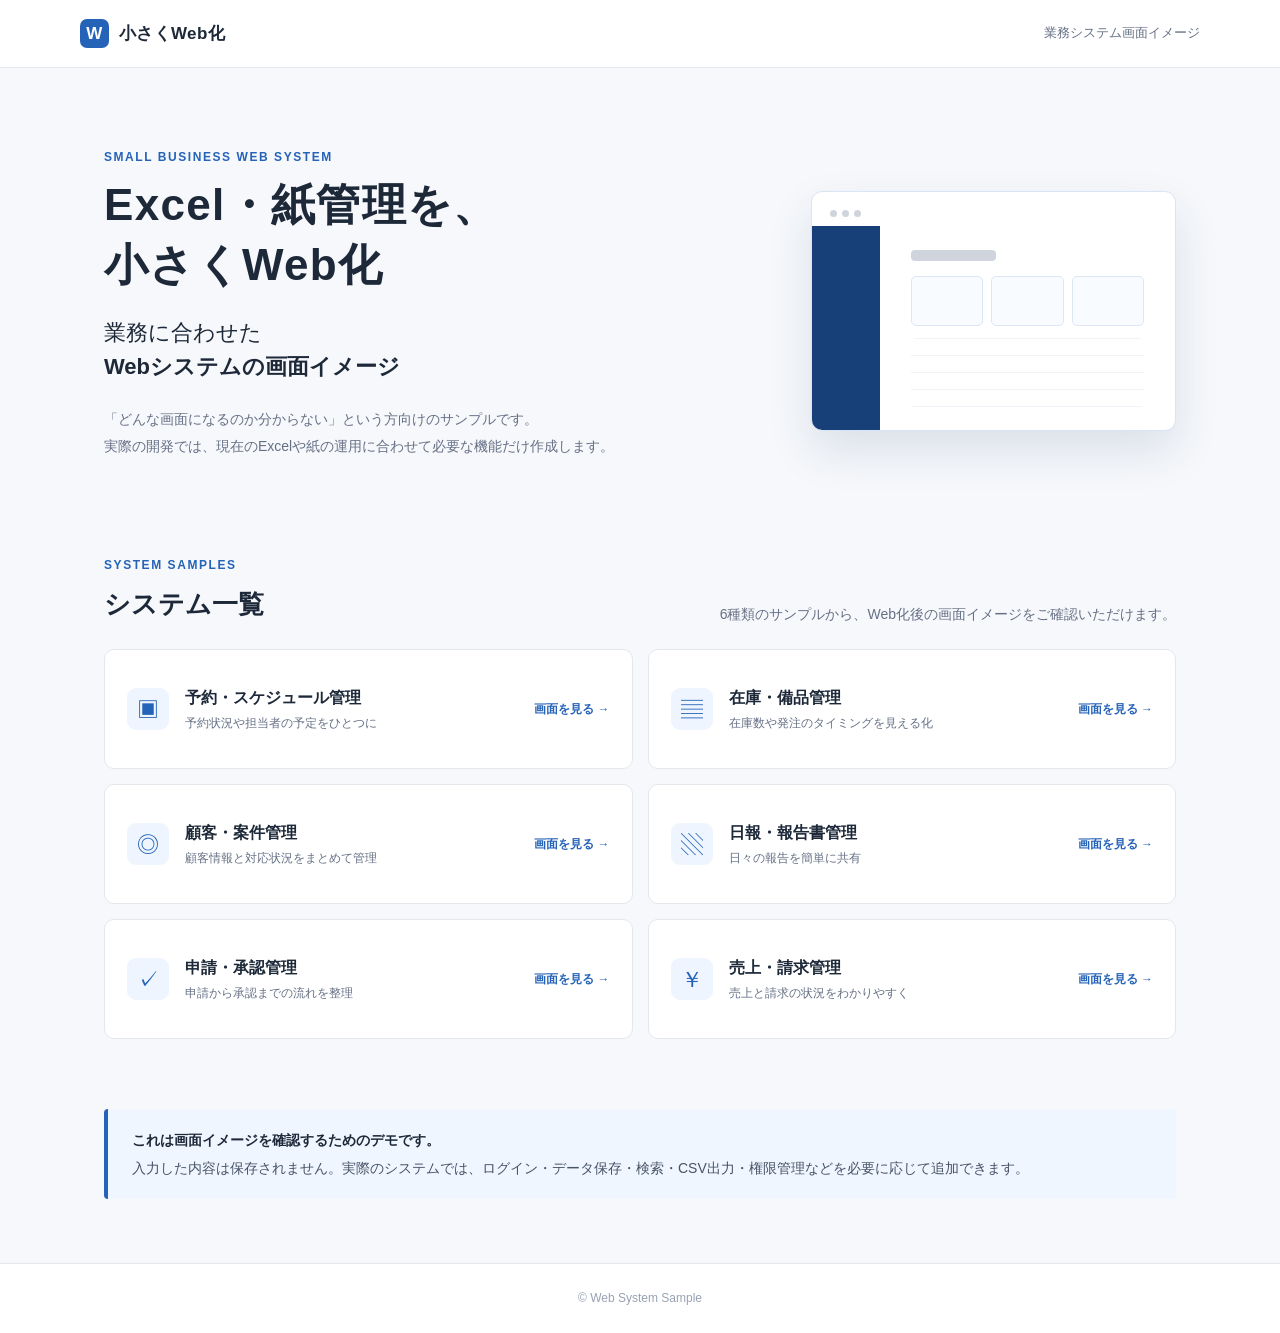
<file: index.html>
<!doctype html>
<html lang="ja">
<head>
  <meta charset="utf-8">
  <meta name="viewport" content="width=device-width, initial-scale=1">
  <meta name="description" content="Excelや紙で管理している業務をWebシステム化した際の画面イメージです。">
  <title>小さくWeb化 | 業務システム画面イメージ</title>
  <link rel="stylesheet" href="assets/css/style.css">
</head>
<body class="landing-page">
  <header class="site-header">
    <a class="brand" href="index.html"><span class="brand-mark">W</span>小さくWeb化</a>
    <span class="header-note">業務システム画面イメージ</span>
  </header>

  <main>
    <section class="hero">
      <div class="hero-copy">
        <p class="eyebrow">SMALL BUSINESS WEB SYSTEM</p>
        <h1>Excel・紙管理を、<br>小さくWeb化</h1>
        <p class="hero-lead">業務に合わせた<br><strong>Webシステムの画面イメージ</strong></p>
        <p class="description">「どんな画面になるのか分からない」という方向けのサンプルです。<br>実際の開発では、現在のExcelや紙の運用に合わせて必要な機能だけ作成します。</p>
      </div>
      <div class="hero-panel" aria-hidden="true">
        <div class="mini-window"><span></span><span></span><span></span></div>
        <div class="mini-sidebar"></div>
        <div class="mini-content"><div class="mini-title"></div><div class="mini-cards"><i></i><i></i><i></i></div><div class="mini-lines"></div></div>
      </div>
    </section>

    <section class="sample-section" aria-labelledby="samples-title">
      <div class="section-heading"><div><p class="eyebrow">SYSTEM SAMPLES</p><h2 id="samples-title">システム一覧</h2></div><p>6種類のサンプルから、Web化後の画面イメージをご確認いただけます。</p></div>
      <div class="sample-grid">
        <a class="sample-card available" href="mocks/reservation.html"><span class="card-icon">▣</span><span><strong>予約・スケジュール管理</strong><small>予約状況や担当者の予定をひとつに</small></span><b>画面を見る →</b></a>
        <a class="sample-card available" href="mocks/inventory.html"><span class="card-icon">▤</span><span><strong>在庫・備品管理</strong><small>在庫数や発注のタイミングを見える化</small></span><b>画面を見る →</b></a>
        <a class="sample-card available" href="mocks/customer.html"><span class="card-icon">◎</span><span><strong>顧客・案件管理</strong><small>顧客情報と対応状況をまとめて管理</small></span><b>画面を見る →</b></a>
        <a class="sample-card available" href="mocks/report.html"><span class="card-icon">▧</span><span><strong>日報・報告書管理</strong><small>日々の報告を簡単に共有</small></span><b>画面を見る →</b></a>
        <a class="sample-card available" href="mocks/approval.html"><span class="card-icon">✓</span><span><strong>申請・承認管理</strong><small>申請から承認までの流れを整理</small></span><b>画面を見る →</b></a>
        <a class="sample-card available" href="mocks/billing.html"><span class="card-icon">￥</span><span><strong>売上・請求管理</strong><small>売上と請求の状況をわかりやすく</small></span><b>画面を見る →</b></a>
      </div>
    </section>

    <section class="notice-box"><strong>これは画面イメージを確認するためのデモです。</strong><p>入力した内容は保存されません。実際のシステムでは、ログイン・データ保存・検索・CSV出力・権限管理などを必要に応じて追加できます。</p></section>
  </main>
  <footer class="site-footer">© Web System Sample</footer>
</body>
</html>
</file>
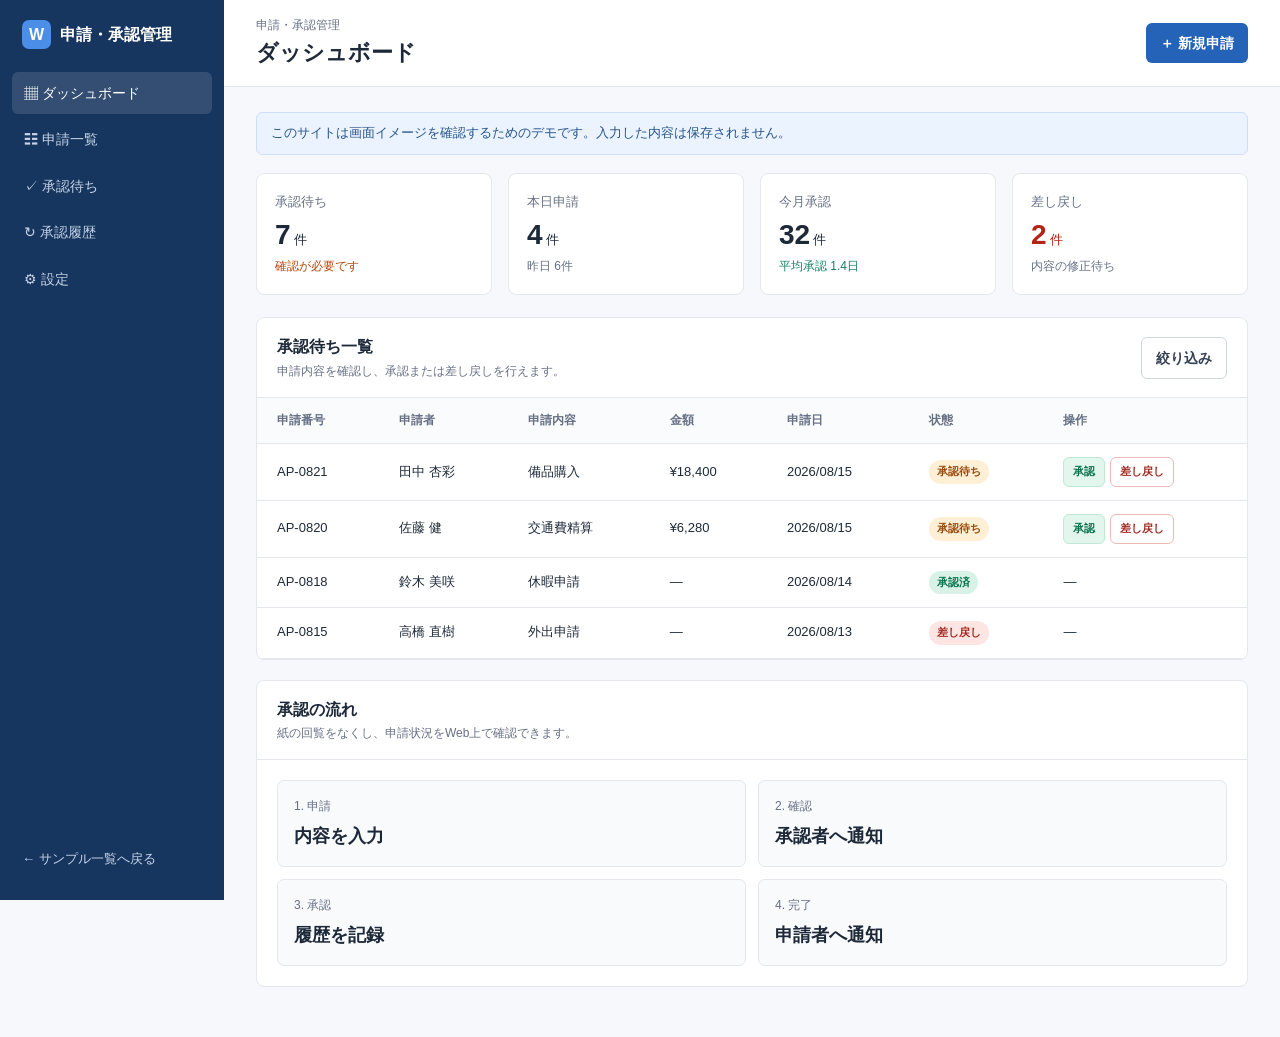
<file: mocks/approval.html>
<!doctype html>
<html lang="ja">
<head><meta charset="utf-8"><meta name="viewport" content="width=device-width, initial-scale=1"><title>申請・承認管理 | デモ</title><link rel="stylesheet" href="../assets/css/style.css"></head>
<body class="app-body">
  <aside class="app-sidebar"><a class="app-logo" href="../index.html"><span>W</span>申請・承認管理</a><nav><a class="active" href="#dashboard">▦ ダッシュボード</a><a href="#applications">☷ 申請一覧</a><a href="#applications">✓ 承認待ち</a><a href="#" data-demo-message>↻ 承認履歴</a><a href="#" data-demo-message>⚙ 設定</a></nav><a class="back-link" href="../index.html">← サンプル一覧へ戻る</a></aside>
  <div class="app-main"><header class="app-header"><div><p class="breadcrumb">申請・承認管理</p><h1>ダッシュボード</h1></div><button class="button primary" data-modal-open="approval-modal">＋ 新規申請</button></header>
    <main class="app-content" id="dashboard"><div class="demo-banner">このサイトは画面イメージを確認するためのデモです。入力した内容は保存されません。</div>
      <section class="metric-grid"><article class="metric-card"><span>承認待ち</span><strong>7<small>件</small></strong><p class="warning-text">確認が必要です</p></article><article class="metric-card"><span>本日申請</span><strong>4<small>件</small></strong><p>昨日 6件</p></article><article class="metric-card"><span>今月承認</span><strong>32<small>件</small></strong><p class="positive">平均承認 1.4日</p></article><article class="metric-card"><span>差し戻し</span><strong class="danger-text">2<small>件</small></strong><p>内容の修正待ち</p></article></section>
      <section class="content-card" id="applications"><div class="card-heading"><div><h2>承認待ち一覧</h2><p>申請内容を確認し、承認または差し戻しを行えます。</p></div><button class="button subtle" data-demo-message="申請の検索・絞り込みはデモでは省略しています。">絞り込み</button></div><div class="table-wrap"><table><thead><tr><th>申請番号</th><th>申請者</th><th>申請内容</th><th>金額</th><th>申請日</th><th>状態</th><th>操作</th></tr></thead><tbody><tr><td>AP-0821</td><td>田中 杏彩</td><td>備品購入</td><td>¥18,400</td><td>2026/08/15</td><td><span class="status warning">承認待ち</span></td><td class="actions"><button class="button small success" data-demo-message="デモのため、承認状態は変更されません。">承認</button><button class="button small danger" data-demo-message="デモのため、申請は差し戻されません。">差し戻し</button></td></tr><tr><td>AP-0820</td><td>佐藤 健</td><td>交通費精算</td><td>¥6,280</td><td>2026/08/15</td><td><span class="status warning">承認待ち</span></td><td class="actions"><button class="button small success" data-demo-message="デモのため、承認状態は変更されません。">承認</button><button class="button small danger" data-demo-message="デモのため、申請は差し戻されません。">差し戻し</button></td></tr><tr><td>AP-0818</td><td>鈴木 美咲</td><td>休暇申請</td><td>—</td><td>2026/08/14</td><td><span class="status success">承認済</span></td><td>—</td></tr><tr><td>AP-0815</td><td>高橋 直樹</td><td>外出申請</td><td>—</td><td>2026/08/13</td><td><span class="status danger">差し戻し</span></td><td>—</td></tr></tbody></table></div></section>
      <section class="content-card"><div class="card-heading"><div><h2>承認の流れ</h2><p>紙の回覧をなくし、申請状況をWeb上で確認できます。</p></div></div><div class="summary-list"><div class="summary-item"><span>1. 申請</span><strong>内容を入力</strong></div><div class="summary-item"><span>2. 確認</span><strong>承認者へ通知</strong></div><div class="summary-item"><span>3. 承認</span><strong>履歴を記録</strong></div><div class="summary-item"><span>4. 完了</span><strong>申請者へ通知</strong></div></div></section>
    </main>
  </div>
  <div class="modal" id="approval-modal" aria-hidden="true"><div class="modal-dialog" role="dialog" aria-modal="true" aria-labelledby="approval-title"><button class="modal-close" data-modal-close aria-label="閉じる">×</button><h2 id="approval-title">新規申請</h2><form data-demo-form><label>申請者<input required placeholder="例：田中 花子"></label><label>申請種別<select required><option value="">選択してください</option><option>備品購入</option><option>交通費精算</option><option>休暇申請</option><option>外出申請</option></select></label><label>金額<input type="number" min="0" placeholder="例：10000"></label><label>内容<textarea required placeholder="申請内容を入力してください"></textarea></label><div class="form-message" aria-live="polite"></div><button class="button primary full" type="submit">申請する</button></form></div></div>
  <script src="../assets/js/app.js"></script>
</body></html>
</file>
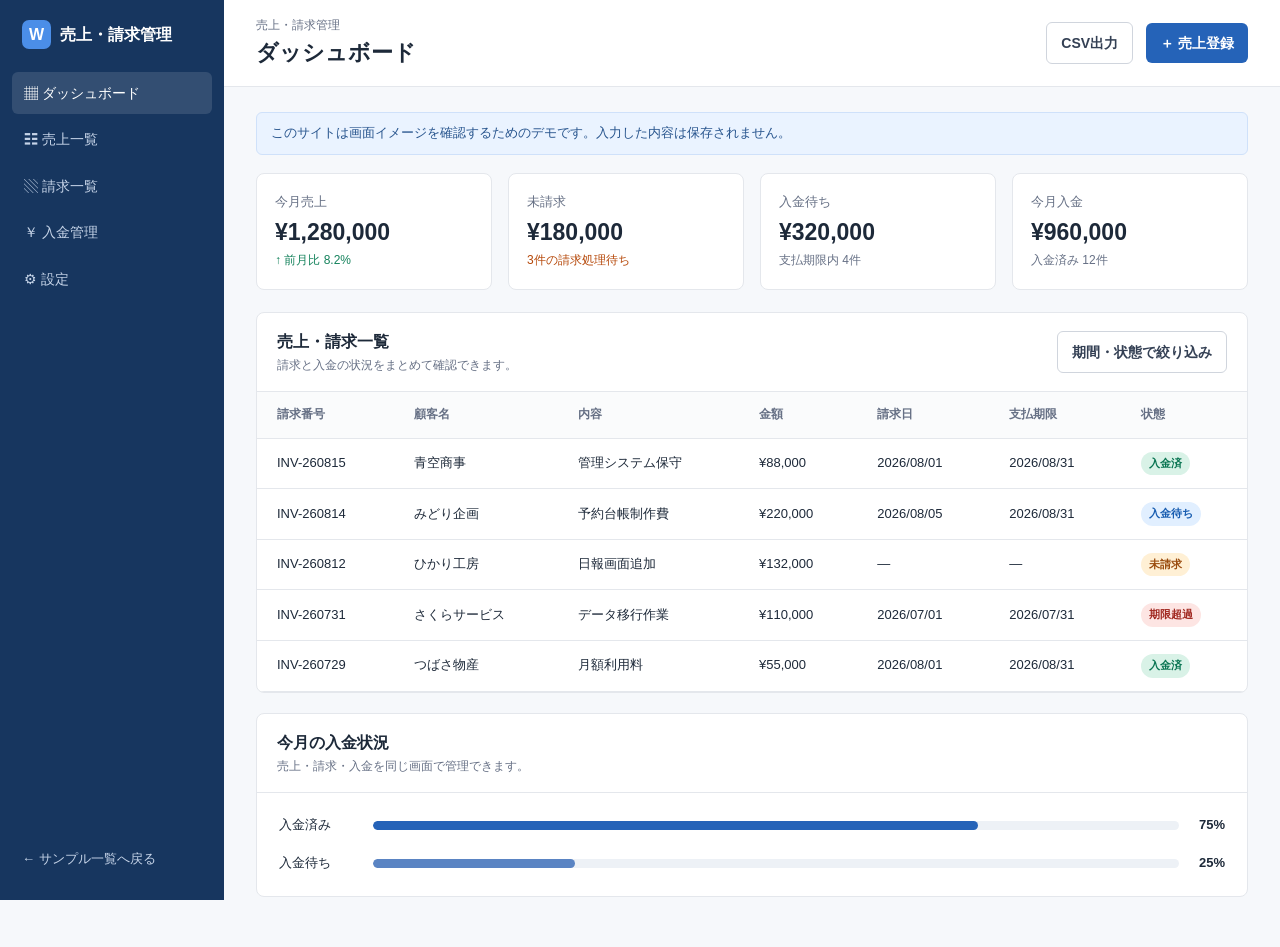
<file: mocks/billing.html>
<!doctype html>
<html lang="ja">
<head><meta charset="utf-8"><meta name="viewport" content="width=device-width, initial-scale=1"><title>売上・請求管理 | デモ</title><link rel="stylesheet" href="../assets/css/style.css"></head>
<body class="app-body">
  <aside class="app-sidebar"><a class="app-logo" href="../index.html"><span>W</span>売上・請求管理</a><nav><a class="active" href="#dashboard">▦ ダッシュボード</a><a href="#billing-list">☷ 売上一覧</a><a href="#billing-list">▧ 請求一覧</a><a href="#" data-demo-message>￥ 入金管理</a><a href="#" data-demo-message>⚙ 設定</a></nav><a class="back-link" href="../index.html">← サンプル一覧へ戻る</a></aside>
  <div class="app-main"><header class="app-header"><div><p class="breadcrumb">売上・請求管理</p><h1>ダッシュボード</h1></div><div class="page-actions"><button class="button subtle" data-demo-message="デモのためCSVは出力されません。">CSV出力</button><button class="button primary" data-modal-open="billing-modal">＋ 売上登録</button></div></header>
    <main class="app-content" id="dashboard"><div class="demo-banner">このサイトは画面イメージを確認するためのデモです。入力した内容は保存されません。</div>
      <section class="metric-grid currency"><article class="metric-card"><span>今月売上</span><strong>¥1,280,000</strong><p class="positive">↑ 前月比 8.2%</p></article><article class="metric-card"><span>未請求</span><strong>¥180,000</strong><p class="warning-text">3件の請求処理待ち</p></article><article class="metric-card"><span>入金待ち</span><strong>¥320,000</strong><p>支払期限内 4件</p></article><article class="metric-card"><span>今月入金</span><strong>¥960,000</strong><p>入金済み 12件</p></article></section>
      <section class="content-card" id="billing-list"><div class="card-heading"><div><h2>売上・請求一覧</h2><p>請求と入金の状況をまとめて確認できます。</p></div><button class="button subtle" data-demo-message="期間・状態の絞り込みはデモでは省略しています。">期間・状態で絞り込み</button></div><div class="table-wrap"><table><thead><tr><th>請求番号</th><th>顧客名</th><th>内容</th><th>金額</th><th>請求日</th><th>支払期限</th><th>状態</th></tr></thead><tbody><tr><td>INV-260815</td><td>青空商事</td><td>管理システム保守</td><td>¥88,000</td><td>2026/08/01</td><td>2026/08/31</td><td><span class="status success">入金済</span></td></tr><tr><td>INV-260814</td><td>みどり企画</td><td>予約台帳制作費</td><td>¥220,000</td><td>2026/08/05</td><td>2026/08/31</td><td><span class="status info">入金待ち</span></td></tr><tr><td>INV-260812</td><td>ひかり工房</td><td>日報画面追加</td><td>¥132,000</td><td>—</td><td>—</td><td><span class="status warning">未請求</span></td></tr><tr><td>INV-260731</td><td>さくらサービス</td><td>データ移行作業</td><td>¥110,000</td><td>2026/07/01</td><td>2026/07/31</td><td><span class="status danger">期限超過</span></td></tr><tr><td>INV-260729</td><td>つばさ物産</td><td>月額利用料</td><td>¥55,000</td><td>2026/08/01</td><td>2026/08/31</td><td><span class="status success">入金済</span></td></tr></tbody></table></div></section>
      <section class="content-card"><div class="card-heading"><div><h2>今月の入金状況</h2><p>売上・請求・入金を同じ画面で管理できます。</p></div></div><div class="progress-list"><div class="progress-row"><span>入金済み</span><div class="progress-track"><i class="progress-fill" style="width:75%"></i></div><b>75%</b></div><div class="progress-row"><span>入金待ち</span><div class="progress-track"><i class="progress-fill" style="width:25%"></i></div><b>25%</b></div></div></section>
    </main>
  </div>
  <div class="modal" id="billing-modal" aria-hidden="true"><div class="modal-dialog" role="dialog" aria-modal="true" aria-labelledby="billing-title"><button class="modal-close" data-modal-close aria-label="閉じる">×</button><h2 id="billing-title">売上登録</h2><form data-demo-form><label>顧客<select required><option value="">選択してください</option><option>青空商事</option><option>みどり企画</option><option>ひかり工房</option><option>さくらサービス</option></select></label><label>内容<input required placeholder="例：システム制作費"></label><label>金額<input type="number" min="1" required placeholder="例：100000"></label><label>請求日<input type="date" required></label><label>支払期限<input type="date" required></label><div class="form-message" aria-live="polite"></div><button class="button primary full" type="submit">登録する</button></form></div></div>
  <script src="../assets/js/app.js"></script>
</body></html>
</file>
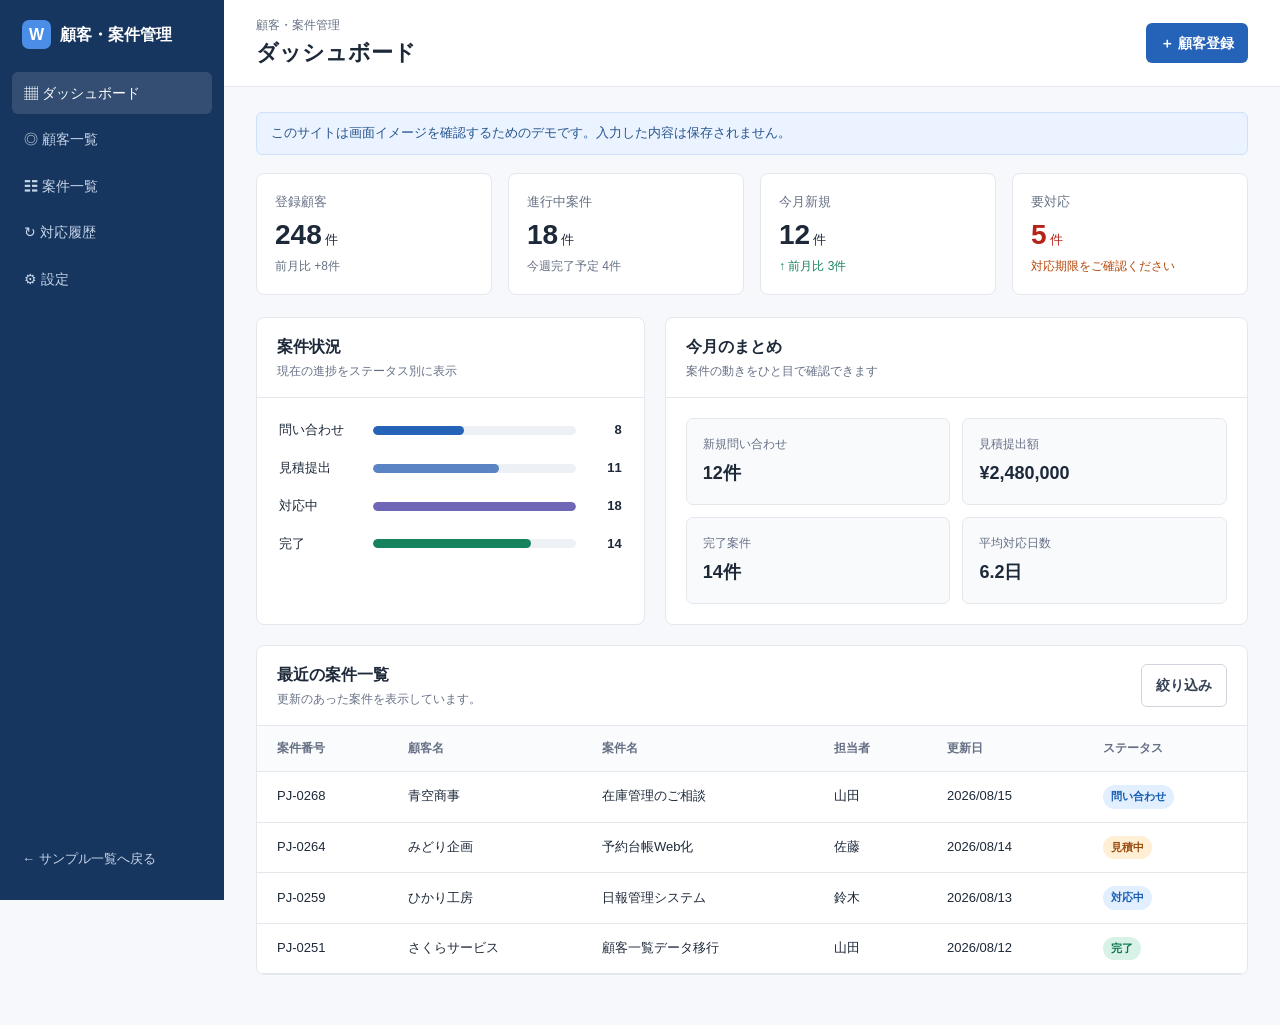
<file: mocks/customer.html>
<!doctype html>
<html lang="ja">
<head><meta charset="utf-8"><meta name="viewport" content="width=device-width, initial-scale=1"><title>顧客・案件管理 | デモ</title><link rel="stylesheet" href="../assets/css/style.css"></head>
<body class="app-body">
  <aside class="app-sidebar"><a class="app-logo" href="../index.html"><span>W</span>顧客・案件管理</a><nav><a class="active" href="#dashboard">▦ ダッシュボード</a><a href="#" data-demo-message>◎ 顧客一覧</a><a href="#cases">☷ 案件一覧</a><a href="#" data-demo-message>↻ 対応履歴</a><a href="#" data-demo-message>⚙ 設定</a></nav><a class="back-link" href="../index.html">← サンプル一覧へ戻る</a></aside>
  <div class="app-main"><header class="app-header"><div><p class="breadcrumb">顧客・案件管理</p><h1>ダッシュボード</h1></div><button class="button primary" data-modal-open="customer-modal">＋ 顧客登録</button></header>
    <main class="app-content" id="dashboard"><div class="demo-banner">このサイトは画面イメージを確認するためのデモです。入力した内容は保存されません。</div>
      <section class="metric-grid"><article class="metric-card"><span>登録顧客</span><strong>248<small>件</small></strong><p>前月比 +8件</p></article><article class="metric-card"><span>進行中案件</span><strong>18<small>件</small></strong><p>今週完了予定 4件</p></article><article class="metric-card"><span>今月新規</span><strong>12<small>件</small></strong><p class="positive">↑ 前月比 3件</p></article><article class="metric-card"><span>要対応</span><strong class="danger-text">5<small>件</small></strong><p class="warning-text">対応期限をご確認ください</p></article></section>
      <div class="split-grid"><section class="content-card"><div class="card-heading"><div><h2>案件状況</h2><p>現在の進捗をステータス別に表示</p></div></div><div class="progress-list"><div class="progress-row"><span>問い合わせ</span><div class="progress-track"><i class="progress-fill" style="width:45%"></i></div><b>8</b></div><div class="progress-row"><span>見積提出</span><div class="progress-track"><i class="progress-fill" style="width:62%"></i></div><b>11</b></div><div class="progress-row"><span>対応中</span><div class="progress-track"><i class="progress-fill" style="width:100%"></i></div><b>18</b></div><div class="progress-row"><span>完了</span><div class="progress-track"><i class="progress-fill" style="width:78%"></i></div><b>14</b></div></div></section>
      <section class="content-card"><div class="card-heading"><div><h2>今月のまとめ</h2><p>案件の動きをひと目で確認できます</p></div></div><div class="summary-list"><div class="summary-item"><span>新規問い合わせ</span><strong>12件</strong></div><div class="summary-item"><span>見積提出額</span><strong>¥2,480,000</strong></div><div class="summary-item"><span>完了案件</span><strong>14件</strong></div><div class="summary-item"><span>平均対応日数</span><strong>6.2日</strong></div></div></section></div>
      <section class="content-card" id="cases"><div class="card-heading"><div><h2>最近の案件一覧</h2><p>更新のあった案件を表示しています。</p></div><button class="button subtle" data-demo-message="検索・絞り込み機能はデモでは省略しています。">絞り込み</button></div><div class="table-wrap"><table><thead><tr><th>案件番号</th><th>顧客名</th><th>案件名</th><th>担当者</th><th>更新日</th><th>ステータス</th></tr></thead><tbody><tr><td>PJ-0268</td><td>青空商事</td><td>在庫管理のご相談</td><td>山田</td><td>2026/08/15</td><td><span class="status info">問い合わせ</span></td></tr><tr><td>PJ-0264</td><td>みどり企画</td><td>予約台帳Web化</td><td>佐藤</td><td>2026/08/14</td><td><span class="status warning">見積中</span></td></tr><tr><td>PJ-0259</td><td>ひかり工房</td><td>日報管理システム</td><td>鈴木</td><td>2026/08/13</td><td><span class="status info">対応中</span></td></tr><tr><td>PJ-0251</td><td>さくらサービス</td><td>顧客一覧データ移行</td><td>山田</td><td>2026/08/12</td><td><span class="status success">完了</span></td></tr></tbody></table></div></section>
    </main>
  </div>
  <div class="modal" id="customer-modal" aria-hidden="true"><div class="modal-dialog" role="dialog" aria-modal="true" aria-labelledby="customer-title"><button class="modal-close" data-modal-close aria-label="閉じる">×</button><h2 id="customer-title">顧客登録</h2><form data-demo-form><label>顧客名<input required placeholder="例：田中 花子"></label><label>会社名<input required placeholder="例：青空商事"></label><label>メール<input type="email" required placeholder="example@example.com"></label><label>電話番号<input type="tel" required placeholder="000-0000-0000"></label><label>担当者<select required><option value="">選択してください</option><option>山田</option><option>佐藤</option><option>鈴木</option></select></label><div class="form-message" aria-live="polite"></div><button class="button primary full" type="submit">登録する</button></form></div></div>
  <script src="../assets/js/app.js"></script>
</body></html>
</file>
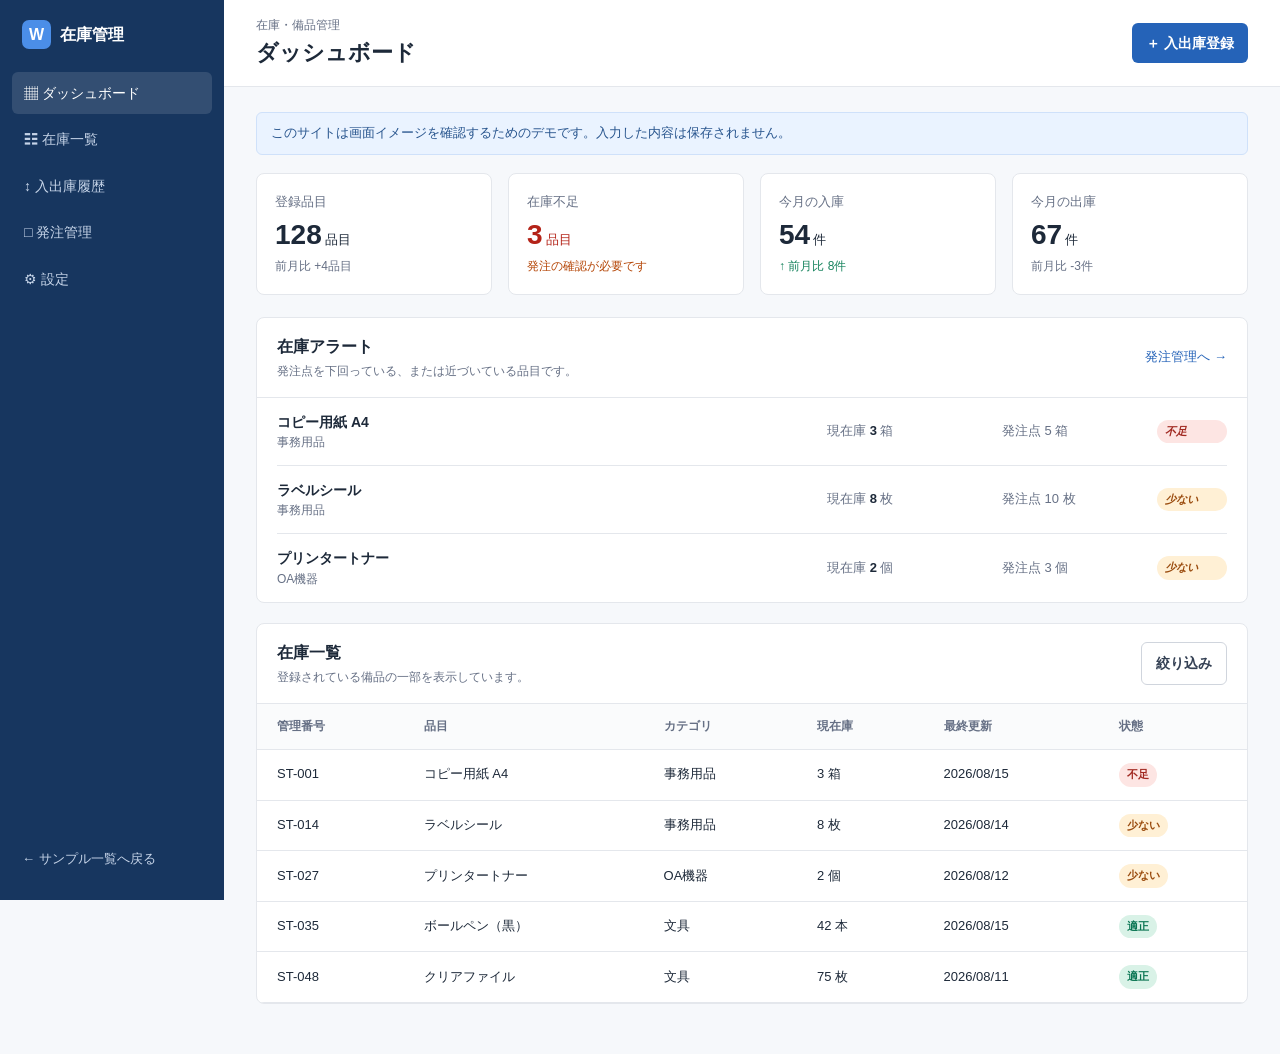
<file: mocks/inventory.html>
<!doctype html>
<html lang="ja"><head><meta charset="utf-8"><meta name="viewport" content="width=device-width, initial-scale=1"><title>在庫・備品管理 | デモ</title><link rel="stylesheet" href="../assets/css/style.css"></head>
<body class="app-body"><aside class="app-sidebar"><a class="app-logo" href="../index.html"><span>W</span>在庫管理</a><nav><a class="active" href="#dashboard">▦ ダッシュボード</a><a href="#stock-list">☷ 在庫一覧</a><a href="#" data-demo-message>↕ 入出庫履歴</a><a href="#" data-demo-message>□ 発注管理</a><a href="#" data-demo-message>⚙ 設定</a></nav><a class="back-link" href="../index.html">← サンプル一覧へ戻る</a></aside>
<div class="app-main"><header class="app-header"><div><p class="breadcrumb">在庫・備品管理</p><h1>ダッシュボード</h1></div><button class="button primary" data-modal-open="inventory-modal">＋ 入出庫登録</button></header><main class="app-content" id="dashboard"><div class="demo-banner">このサイトは画面イメージを確認するためのデモです。入力した内容は保存されません。</div>
<section class="metric-grid"><article class="metric-card"><span>登録品目</span><strong>128<small>品目</small></strong><p>前月比 +4品目</p></article><article class="metric-card"><span>在庫不足</span><strong class="danger-text">3<small>品目</small></strong><p class="warning-text">発注の確認が必要です</p></article><article class="metric-card"><span>今月の入庫</span><strong>54<small>件</small></strong><p class="positive">↑ 前月比 8件</p></article><article class="metric-card"><span>今月の出庫</span><strong>67<small>件</small></strong><p>前月比 -3件</p></article></section>
<section class="content-card"><div class="card-heading"><div><h2>在庫アラート</h2><p>発注点を下回っている、または近づいている品目です。</p></div><a href="#" data-demo-message="発注管理はデモでは省略しています。実際のシステムでは、発注状況まで管理できます。">発注管理へ →</a></div><div class="alert-list"><div class="alert-row"><div><strong>コピー用紙 A4</strong><small>事務用品</small></div><span>現在庫 <b>3</b> 箱</span><span>発注点 5 箱</span><em class="status danger">不足</em></div><div class="alert-row"><div><strong>ラベルシール</strong><small>事務用品</small></div><span>現在庫 <b>8</b> 枚</span><span>発注点 10 枚</span><em class="status warning">少ない</em></div><div class="alert-row"><div><strong>プリンタートナー</strong><small>OA機器</small></div><span>現在庫 <b>2</b> 個</span><span>発注点 3 個</span><em class="status warning">少ない</em></div></div></section>
<section class="content-card" id="stock-list"><div class="card-heading"><div><h2>在庫一覧</h2><p>登録されている備品の一部を表示しています。</p></div><button class="button subtle" data-demo-message="絞り込み機能はデモでは省略しています。">絞り込み</button></div><div class="table-wrap"><table><thead><tr><th>管理番号</th><th>品目</th><th>カテゴリ</th><th>現在庫</th><th>最終更新</th><th>状態</th></tr></thead><tbody><tr><td>ST-001</td><td>コピー用紙 A4</td><td>事務用品</td><td>3 箱</td><td>2026/08/15</td><td><span class="status danger">不足</span></td></tr><tr><td>ST-014</td><td>ラベルシール</td><td>事務用品</td><td>8 枚</td><td>2026/08/14</td><td><span class="status warning">少ない</span></td></tr><tr><td>ST-027</td><td>プリンタートナー</td><td>OA機器</td><td>2 個</td><td>2026/08/12</td><td><span class="status warning">少ない</span></td></tr><tr><td>ST-035</td><td>ボールペン（黒）</td><td>文具</td><td>42 本</td><td>2026/08/15</td><td><span class="status success">適正</span></td></tr><tr><td>ST-048</td><td>クリアファイル</td><td>文具</td><td>75 枚</td><td>2026/08/11</td><td><span class="status success">適正</span></td></tr></tbody></table></div></section>
</main></div><div class="modal" id="inventory-modal" aria-hidden="true"><div class="modal-dialog" role="dialog" aria-modal="true" aria-labelledby="inventory-title"><button class="modal-close" data-modal-close aria-label="閉じる">×</button><h2 id="inventory-title">入出庫登録</h2><form data-demo-form><label>品目<select required><option value="">選択してください</option><option>コピー用紙 A4</option><option>ラベルシール</option><option>プリンタートナー</option><option>ボールペン（黒）</option></select></label><label>区分<select required><option value="">選択してください</option><option>入庫</option><option>出庫</option></select></label><label>数量<input type="number" min="1" required placeholder="例：10"></label><label>担当者<input required placeholder="例：山田 太郎"></label><div class="form-message" aria-live="polite"></div><button class="button primary full" type="submit">登録する</button></form></div></div><script src="../assets/js/app.js"></script></body></html>
</file>
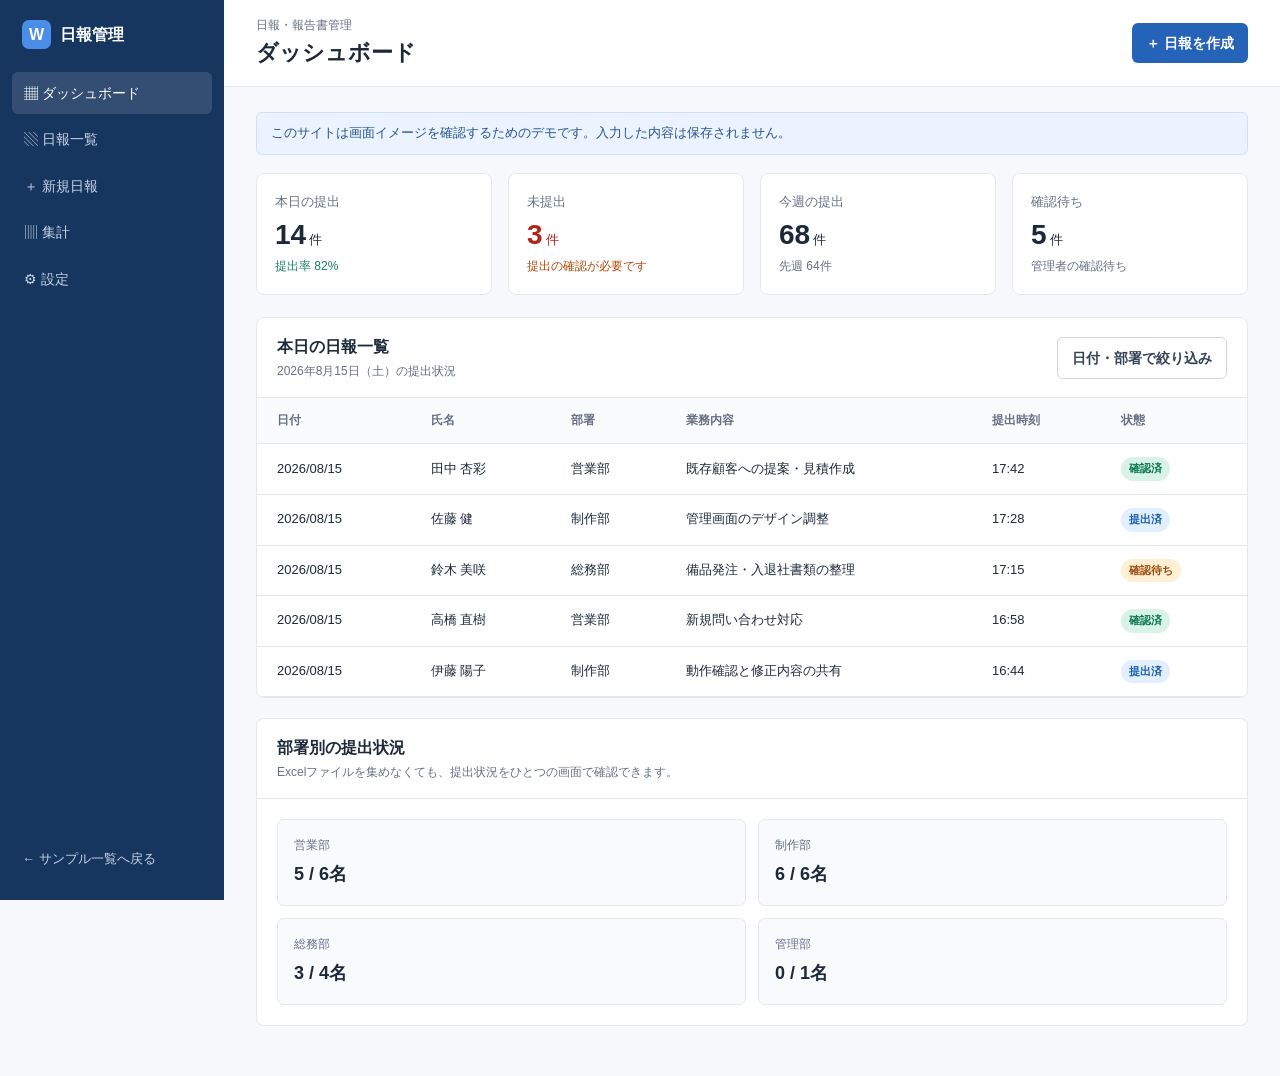
<file: mocks/report.html>
<!doctype html>
<html lang="ja">
<head><meta charset="utf-8"><meta name="viewport" content="width=device-width, initial-scale=1"><title>日報・報告書管理 | デモ</title><link rel="stylesheet" href="../assets/css/style.css"></head>
<body class="app-body">
  <aside class="app-sidebar"><a class="app-logo" href="../index.html"><span>W</span>日報管理</a><nav><a class="active" href="#dashboard">▦ ダッシュボード</a><a href="#reports">▧ 日報一覧</a><a href="#" data-modal-open="report-modal">＋ 新規日報</a><a href="#" data-demo-message>▥ 集計</a><a href="#" data-demo-message>⚙ 設定</a></nav><a class="back-link" href="../index.html">← サンプル一覧へ戻る</a></aside>
  <div class="app-main"><header class="app-header"><div><p class="breadcrumb">日報・報告書管理</p><h1>ダッシュボード</h1></div><button class="button primary" data-modal-open="report-modal">＋ 日報を作成</button></header>
    <main class="app-content" id="dashboard"><div class="demo-banner">このサイトは画面イメージを確認するためのデモです。入力した内容は保存されません。</div>
      <section class="metric-grid"><article class="metric-card"><span>本日の提出</span><strong>14<small>件</small></strong><p class="positive">提出率 82%</p></article><article class="metric-card"><span>未提出</span><strong class="danger-text">3<small>件</small></strong><p class="warning-text">提出の確認が必要です</p></article><article class="metric-card"><span>今週の提出</span><strong>68<small>件</small></strong><p>先週 64件</p></article><article class="metric-card"><span>確認待ち</span><strong>5<small>件</small></strong><p>管理者の確認待ち</p></article></section>
      <section class="content-card" id="reports"><div class="card-heading"><div><h2>本日の日報一覧</h2><p>2026年8月15日（土）の提出状況</p></div><button class="button subtle" data-demo-message="日付・部署の絞り込みはデモでは省略しています。">日付・部署で絞り込み</button></div><div class="table-wrap"><table><thead><tr><th>日付</th><th>氏名</th><th>部署</th><th>業務内容</th><th>提出時刻</th><th>状態</th></tr></thead><tbody><tr><td>2026/08/15</td><td>田中 杏彩</td><td>営業部</td><td>既存顧客への提案・見積作成</td><td>17:42</td><td><span class="status success">確認済</span></td></tr><tr><td>2026/08/15</td><td>佐藤 健</td><td>制作部</td><td>管理画面のデザイン調整</td><td>17:28</td><td><span class="status info">提出済</span></td></tr><tr><td>2026/08/15</td><td>鈴木 美咲</td><td>総務部</td><td>備品発注・入退社書類の整理</td><td>17:15</td><td><span class="status warning">確認待ち</span></td></tr><tr><td>2026/08/15</td><td>高橋 直樹</td><td>営業部</td><td>新規問い合わせ対応</td><td>16:58</td><td><span class="status success">確認済</span></td></tr><tr><td>2026/08/15</td><td>伊藤 陽子</td><td>制作部</td><td>動作確認と修正内容の共有</td><td>16:44</td><td><span class="status info">提出済</span></td></tr></tbody></table></div></section>
      <section class="content-card"><div class="card-heading"><div><h2>部署別の提出状況</h2><p>Excelファイルを集めなくても、提出状況をひとつの画面で確認できます。</p></div></div><div class="summary-list"><div class="summary-item"><span>営業部</span><strong>5 / 6名</strong></div><div class="summary-item"><span>制作部</span><strong>6 / 6名</strong></div><div class="summary-item"><span>総務部</span><strong>3 / 4名</strong></div><div class="summary-item"><span>管理部</span><strong>0 / 1名</strong></div></div></section>
    </main>
  </div>
  <div class="modal" id="report-modal" aria-hidden="true"><div class="modal-dialog" role="dialog" aria-modal="true" aria-labelledby="report-title"><button class="modal-close" data-modal-close aria-label="閉じる">×</button><h2 id="report-title">日報を作成</h2><form data-demo-form><label>氏名<input required placeholder="例：田中 花子"></label><label>日付<input type="date" required></label><label>業務内容<textarea required placeholder="本日対応した業務を入力してください"></textarea></label><label>課題・共有事項<textarea required placeholder="課題や共有事項を入力してください"></textarea></label><div class="form-message" aria-live="polite"></div><button class="button primary full" type="submit">提出する</button></form></div></div>
  <script src="../assets/js/app.js"></script>
</body></html>
</file>
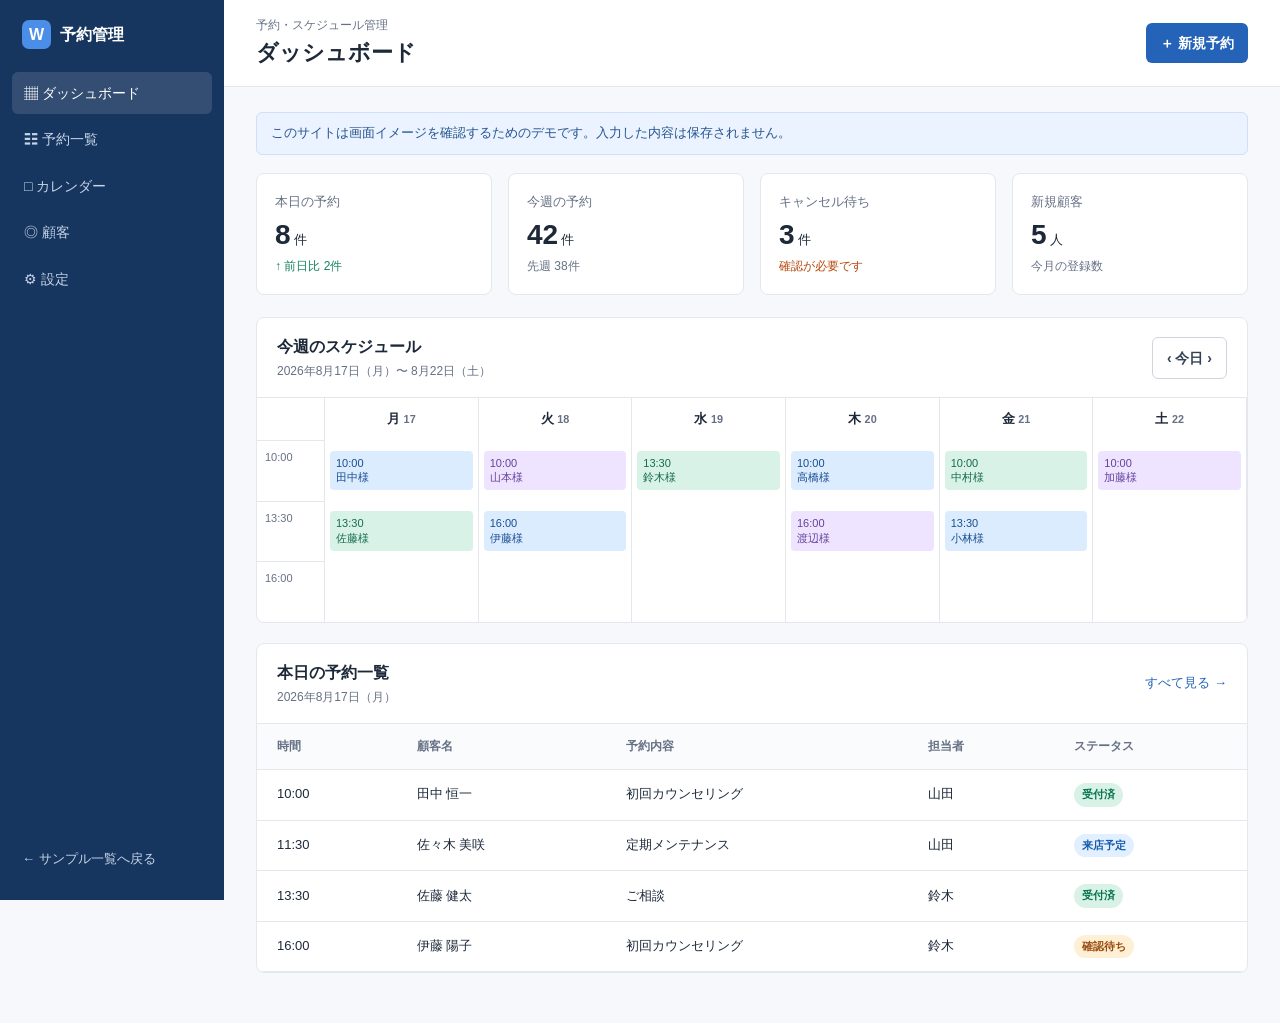
<file: mocks/reservation.html>
<!doctype html>
<html lang="ja">
<head><meta charset="utf-8"><meta name="viewport" content="width=device-width, initial-scale=1"><title>予約・スケジュール管理 | デモ</title><link rel="stylesheet" href="../assets/css/style.css"></head>
<body class="app-body">
  <aside class="app-sidebar"><a class="app-logo" href="../index.html"><span>W</span>予約管理</a><nav><a class="active" href="#dashboard">▦ ダッシュボード</a><a href="#reservations">☷ 予約一覧</a><a href="#calendar">□ カレンダー</a><a href="#" data-demo-message>◎ 顧客</a><a href="#" data-demo-message>⚙ 設定</a></nav><a class="back-link" href="../index.html">← サンプル一覧へ戻る</a></aside>
  <div class="app-main"><header class="app-header"><div><p class="breadcrumb">予約・スケジュール管理</p><h1>ダッシュボード</h1></div><button class="button primary" data-modal-open="reservation-modal">＋ 新規予約</button></header>
    <main class="app-content" id="dashboard"><div class="demo-banner">このサイトは画面イメージを確認するためのデモです。入力した内容は保存されません。</div>
      <section class="metric-grid"><article class="metric-card"><span>本日の予約</span><strong>8<small>件</small></strong><p class="positive">↑ 前日比 2件</p></article><article class="metric-card"><span>今週の予約</span><strong>42<small>件</small></strong><p>先週 38件</p></article><article class="metric-card"><span>キャンセル待ち</span><strong>3<small>件</small></strong><p class="warning-text">確認が必要です</p></article><article class="metric-card"><span>新規顧客</span><strong>5<small>人</small></strong><p>今月の登録数</p></article></section>
      <section class="content-card" id="calendar"><div class="card-heading"><div><h2>今週のスケジュール</h2><p>2026年8月17日（月）〜 8月22日（土）</p></div><button class="button subtle" data-demo-message="日付切り替えはデモでは省略しています。">‹ 今日 ›</button></div><div class="calendar-wrap"><div class="calendar"><div class="time-col"><b></b><span>10:00</span><span>13:30</span><span>16:00</span></div><div class="day-col"><b>月 <small>17</small></b><i class="event blue">10:00<br>田中様</i><i class="event green">13:30<br>佐藤様</i></div><div class="day-col"><b>火 <small>18</small></b><i class="event purple">10:00<br>山本様</i><i class="event blue">16:00<br>伊藤様</i></div><div class="day-col"><b>水 <small>19</small></b><i class="event green">13:30<br>鈴木様</i></div><div class="day-col"><b>木 <small>20</small></b><i class="event blue">10:00<br>高橋様</i><i class="event purple">16:00<br>渡辺様</i></div><div class="day-col"><b>金 <small>21</small></b><i class="event green">10:00<br>中村様</i><i class="event blue">13:30<br>小林様</i></div><div class="day-col"><b>土 <small>22</small></b><i class="event purple">10:00<br>加藤様</i></div></div></div></section>
      <section class="content-card" id="reservations"><div class="card-heading"><div><h2>本日の予約一覧</h2><p>2026年8月17日（月）</p></div><a href="#" data-demo-message>すべて見る →</a></div><div class="table-wrap"><table><thead><tr><th>時間</th><th>顧客名</th><th>予約内容</th><th>担当者</th><th>ステータス</th></tr></thead><tbody><tr><td>10:00</td><td>田中 恒一</td><td>初回カウンセリング</td><td>山田</td><td><span class="status success">受付済</span></td></tr><tr><td>11:30</td><td>佐々木 美咲</td><td>定期メンテナンス</td><td>山田</td><td><span class="status info">来店予定</span></td></tr><tr><td>13:30</td><td>佐藤 健太</td><td>ご相談</td><td>鈴木</td><td><span class="status success">受付済</span></td></tr><tr><td>16:00</td><td>伊藤 陽子</td><td>初回カウンセリング</td><td>鈴木</td><td><span class="status warning">確認待ち</span></td></tr></tbody></table></div></section>
    </main></div>
  <div class="modal" id="reservation-modal" aria-hidden="true"><div class="modal-dialog" role="dialog" aria-modal="true" aria-labelledby="reservation-title"><button class="modal-close" data-modal-close aria-label="閉じる">×</button><h2 id="reservation-title">新規予約</h2><form data-demo-form><label>顧客名<input required placeholder="例：田中 花子"></label><label>日付<input type="date" required></label><label>時間<input type="time" required></label><label>担当者<select required><option value="">選択してください</option><option>山田</option><option>鈴木</option><option>佐藤</option></select></label><div class="form-message" aria-live="polite"></div><button class="button primary full" type="submit">登録する</button></form></div></div>
  <script src="../assets/js/app.js"></script>
</body></html>
</file>
<file: assets/css/style.css>
:root { --blue:#2563b8; --blue-dark:#173f78; --blue-pale:#eef5ff; --ink:#1d2939; --muted:#667085; --line:#e4e7ec; --surface:#fff; --page:#f6f8fb; --green:#16835d; --orange:#b54708; --red:#b42318; font-family:-apple-system,BlinkMacSystemFont,"Hiragino Kaku Gothic ProN","Yu Gothic",Meiryo,sans-serif; color:var(--ink); }
* { box-sizing:border-box; }
body { margin:0; background:var(--page); font-size:14px; line-height:1.6; }
a { color:inherit; text-decoration:none; }
button,input,select { font:inherit; }
.site-header { height:68px; padding:0 max(24px,calc((100% - 1120px)/2)); background:#fff; border-bottom:1px solid var(--line); display:flex; align-items:center; justify-content:space-between; }
.brand { display:flex; gap:10px; align-items:center; font-size:17px; font-weight:750; letter-spacing:.02em; }.brand-mark,.app-logo span { display:grid; place-items:center; width:29px; height:29px; color:white; background:var(--blue); border-radius:7px; font-weight:800; }.header-note { color:var(--muted); font-size:13px; }
.hero { max-width:1120px; min-height:415px; margin:auto; padding:80px 24px 55px; display:flex; align-items:center; justify-content:space-between; gap:80px; }.hero-copy { max-width:600px; }.eyebrow { margin:0 0 8px; color:var(--blue); font-size:12px; letter-spacing:.13em; font-weight:750; }.hero h1 { margin:0; font-size:44px; line-height:1.35; letter-spacing:.03em; }.hero-lead { margin:22px 0; font-size:22px; line-height:1.55; }.description { color:var(--muted); line-height:1.9; }
.hero-panel { position:relative; flex:none; width:365px; height:240px; padding:18px; overflow:hidden; border:1px solid #d9e4f4; border-radius:11px; background:#fff; box-shadow:0 20px 45px rgba(27,61,109,.12); }.mini-window { display:flex; gap:5px; height:15px; }.mini-window span { width:7px; height:7px; border-radius:50%; background:#d0d5dd; }.mini-sidebar { position:absolute; top:34px; bottom:0; left:0; width:68px; background:#173f78; }.mini-content { margin:12px 0 0 68px; padding:13px; }.mini-title { width:85px; height:11px; background:#d0d5dd; border-radius:4px; }.mini-cards { display:flex; gap:8px; margin-top:15px; }.mini-cards i { height:50px; flex:1; border:1px solid #dce6f4; border-radius:5px; background:#f8fbff; }.mini-lines { height:70px; margin-top:12px; border-radius:5px; background:repeating-linear-gradient(to bottom,#f0f4f8 0,#f0f4f8 1px,transparent 1px,transparent 17px); }
.sample-section { max-width:1120px; margin:auto; padding:28px 24px 70px; }.section-heading { display:flex; align-items:end; justify-content:space-between; gap:30px; margin-bottom:24px; }.section-heading h2 { margin:0; font-size:26px; }.section-heading > p { margin:0; color:var(--muted); }.sample-grid { display:grid; grid-template-columns:repeat(2,1fr); gap:15px; }.sample-card { min-height:120px; padding:22px; display:flex; align-items:center; gap:16px; background:#fff; border:1px solid var(--line); border-radius:10px; transition:.2s; }.sample-card.available:hover { border-color:#84adE8; box-shadow:0 7px 20px rgba(31,76,138,.1); transform:translateY(-2px); }.card-icon { display:grid; place-items:center; flex:none; width:42px; height:42px; color:var(--blue); background:var(--blue-pale); border-radius:9px; font-size:22px; }.sample-card strong,.sample-card small { display:block; }.sample-card strong { font-size:16px; }.sample-card small { color:var(--muted); margin-top:3px; }.sample-card b { margin-left:auto; flex:none; color:var(--blue); font-size:12px; }.sample-card em { margin-left:auto; padding:4px 9px; border-radius:99px; color:#667085; background:#f2f4f7; font-size:12px; font-style:normal; }.coming { opacity:.7; }.notice-box { max-width:1072px; margin:0 auto 64px; padding:20px 24px; background:#f0f6ff; border-left:4px solid var(--blue); border-radius:4px; }.notice-box p { margin:5px 0 0; color:#475467; }.site-footer { padding:25px; color:#98a2b3; background:#fff; border-top:1px solid var(--line); text-align:center; font-size:12px; }
.app-body { display:flex; min-height:100vh; background:var(--page); }.app-sidebar { position:fixed; z-index:2; display:flex; flex-direction:column; width:224px; height:100vh; padding:20px 12px; color:#dce7f8; background:#17365f; }.app-logo { display:flex; align-items:center; gap:9px; padding:0 10px 23px; color:#fff; font-size:16px; font-weight:700; }.app-logo span { background:#4b8ee8; }.app-sidebar nav { display:grid; gap:4px; }.app-sidebar nav a { padding:10px 12px; border-radius:6px; color:#c7d5e9; }.app-sidebar nav a.active,.app-sidebar nav a:hover { color:#fff; background:rgba(255,255,255,.12); }.back-link { margin-top:auto; padding:10px; color:#c7d5e9; font-size:13px; }.app-main { width:calc(100% - 224px); margin-left:224px; }.app-header { min-height:87px; padding:16px 32px; display:flex; align-items:center; justify-content:space-between; background:#fff; border-bottom:1px solid var(--line); }.breadcrumb { margin:0; color:var(--muted); font-size:12px; }.app-header h1 { margin:0; font-size:22px; }.app-content { max-width:1320px; margin:auto; padding:25px 32px 50px; }.demo-banner { margin-bottom:18px; padding:10px 14px; color:#28558e; background:#eaf3ff; border:1px solid #cfe1fa; border-radius:6px; font-size:13px; }.button { border:0; border-radius:6px; padding:9px 14px; cursor:pointer; font-weight:650; }.button.primary { color:#fff; background:var(--blue); }.button.primary:hover { background:#1e55a0; }.button.subtle { color:#344054; background:#fff; border:1px solid #d0d5dd; }.full { width:100%; }.metric-grid { display:grid; grid-template-columns:repeat(4,1fr); gap:16px; margin-bottom:22px; }.metric-card { padding:18px; background:#fff; border:1px solid var(--line); border-radius:8px; }.metric-card > span { display:block; color:var(--muted); font-size:13px; }.metric-card strong { display:block; margin:6px 0; font-size:28px; line-height:1.15; }.metric-card strong small { margin-left:3px; font-size:13px; font-weight:500; }.metric-card p { margin:0; color:var(--muted); font-size:12px; }.positive { color:var(--green)!important; }.warning-text { color:var(--orange)!important; }.danger-text { color:var(--red); }.content-card { margin-top:20px; background:#fff; border:1px solid var(--line); border-radius:8px; overflow:hidden; }.card-heading { min-height:74px; padding:16px 20px; display:flex; align-items:center; justify-content:space-between; gap:15px; border-bottom:1px solid var(--line); }.card-heading h2 { margin:0; font-size:16px; }.card-heading p { margin:2px 0 0; color:var(--muted); font-size:12px; }.card-heading a { color:var(--blue); font-size:13px; }.calendar-wrap { overflow-x:auto; }.calendar { min-width:740px; display:grid; grid-template-columns:68px repeat(6,1fr); min-height:224px; }.time-col,.day-col { display:grid; grid-template-rows:42px repeat(3,1fr); border-right:1px solid var(--line); }.time-col span { padding:8px; color:var(--muted); border-top:1px solid var(--line); font-size:11px; }.day-col > b { padding:11px 8px; text-align:center; font-size:13px; }.day-col > b small { color:var(--muted); }.day-col i { align-self:center; margin:3px 5px; padding:5px 6px; border-radius:4px; font-size:11px; line-height:1.35; font-style:normal; }.event.blue { color:#194d91; background:#dcecff; }.event.green { color:#146b50; background:#d9f2e7; }.event.purple { color:#65429c; background:#eee4ff; }.table-wrap { overflow-x:auto; }table { width:100%; min-width:680px; border-collapse:collapse; }th,td { padding:13px 20px; border-bottom:1px solid var(--line); text-align:left; white-space:nowrap; }th { color:var(--muted); background:#fafbfc; font-size:12px; font-weight:650; }td { font-size:13px; }.status { display:inline-block; padding:3px 8px; border-radius:999px; font-size:11px; font-weight:650; }.status.success { color:#087451; background:#d9f2e7; }.status.info { color:#175cb0; background:#e1efff; }.status.warning { color:#9a4b0e; background:#fff0d5; }.status.danger { color:#a12921; background:#fde5e3; }.alert-list { padding:0 20px; }.alert-row { display:grid; grid-template-columns:minmax(180px,1fr) 160px 140px 70px; align-items:center; gap:15px; min-height:68px; border-bottom:1px solid var(--line); }.alert-row:last-child { border-bottom:0; }.alert-row strong,.alert-row small { display:block; }.alert-row small { color:var(--muted); font-size:12px; }.alert-row > span { color:var(--muted); font-size:13px; }.alert-row > span b { color:var(--ink); }
.modal { position:fixed; z-index:10; inset:0; display:none; place-items:center; padding:20px; background:rgba(16,24,40,.45); }.modal.is-open { display:grid; }.modal-dialog { position:relative; width:min(440px,100%); padding:28px; background:#fff; border-radius:10px; box-shadow:0 20px 50px rgba(16,24,40,.25); }.modal-dialog h2 { margin:0 0 20px; font-size:20px; }.modal-close { position:absolute; top:13px; right:15px; border:0; color:#667085; background:transparent; font-size:27px; cursor:pointer; }.modal form { display:grid; gap:15px; }.modal label { display:grid; gap:6px; font-size:13px; font-weight:650; }.modal input,.modal select { width:100%; padding:9px 10px; color:var(--ink); background:#fff; border:1px solid #d0d5dd; border-radius:6px; }.form-message { display:none; padding:10px; color:#086442; background:#e4f7ed; border-radius:6px; font-size:13px; }.form-message.is-visible { display:block; }
@media (max-width:850px) { .hero { gap:35px; }.hero-panel { width:300px; }.metric-grid { grid-template-columns:repeat(2,1fr); }.alert-row { grid-template-columns:1fr 115px 105px 65px; gap:8px; }.app-sidebar { width:190px; }.app-main { width:calc(100% - 190px); margin-left:190px; } }
@media (max-width:640px) { .site-header { height:60px; }.header-note { display:none; }.hero { min-height:0; padding:52px 24px 42px; }.hero h1 { font-size:33px; }.hero-panel { display:none; }.sample-section { padding-top:18px; }.section-heading { display:block; }.section-heading > p { margin-top:8px; }.sample-grid { grid-template-columns:1fr; }.sample-card { min-height:105px; padding:17px; }.sample-card small { font-size:12px; }.app-body { display:block; }.app-sidebar { position:static; width:100%; height:auto; padding:12px; }.app-logo { padding:0 7px 10px; }.app-sidebar nav { display:flex; overflow-x:auto; }.app-sidebar nav a { flex:none; padding:8px 10px; font-size:12px; }.back-link { display:none; }.app-main { width:100%; margin:0; }.app-header { min-height:75px; padding:13px 16px; }.app-header h1 { font-size:19px; }.app-header .button { padding:8px 10px; font-size:12px; }.app-content { padding:16px; }.metric-grid { gap:10px; }.metric-card { padding:13px; }.metric-card strong { font-size:23px; }.content-card { margin-top:14px; }.card-heading { padding:14px; }.alert-list { padding:0 14px; overflow-x:auto; }.alert-row { min-width:520px; }.notice-box { margin:0 16px 40px; }.description br { display:none; } }

/* Expanded demo components */
.split-grid { display:grid; grid-template-columns:minmax(260px,.8fr) minmax(0,1.2fr); gap:20px; margin-top:20px; }.split-grid .content-card { margin-top:0; }.progress-list { display:grid; gap:17px; padding:22px; }.progress-row { display:grid; grid-template-columns:82px 1fr 34px; align-items:center; gap:12px; }.progress-row span { font-size:13px; }.progress-track { height:9px; overflow:hidden; background:#edf1f6; border-radius:99px; }.progress-fill { display:block; height:100%; background:var(--blue); border-radius:inherit; }.progress-row:nth-child(2) .progress-fill { background:#5a84c3; }.progress-row:nth-child(3) .progress-fill { background:#6f66b5; }.progress-row:nth-child(4) .progress-fill { background:var(--green); }.progress-row b { text-align:right; font-size:13px; }.summary-list { display:grid; grid-template-columns:repeat(2,1fr); gap:12px; padding:20px; }.summary-item { padding:16px; background:#f8fafc; border:1px solid var(--line); border-radius:7px; }.summary-item span,.summary-item strong { display:block; }.summary-item span { color:var(--muted); font-size:12px; }.summary-item strong { margin-top:5px; font-size:18px; }.button.small { padding:5px 9px; font-size:11px; }.button.success { color:#087451; background:#e2f6ed; border:1px solid #bfe8d6; }.button.danger { color:#a12921; background:#fff; border:1px solid #efb9b5; }.button + .button { margin-left:5px; }.actions { white-space:nowrap; }.modal textarea { width:100%; min-height:100px; padding:9px 10px; resize:vertical; color:var(--ink); background:#fff; border:1px solid #d0d5dd; border-radius:6px; font:inherit; }.demo-toast { position:fixed; z-index:30; right:22px; bottom:22px; max-width:min(390px,calc(100% - 32px)); padding:13px 17px; color:#fff; background:#243b5a; border-radius:8px; box-shadow:0 10px 30px rgba(16,24,40,.24); opacity:0; transform:translateY(12px); pointer-events:none; transition:.2s ease; }.demo-toast.is-visible { opacity:1; transform:translateY(0); }.currency strong { font-size:23px; }.page-actions { display:flex; align-items:center; gap:8px; }
@media (max-width:850px) { .split-grid { grid-template-columns:1fr; } }
@media (max-width:640px) { .page-actions { gap:5px; }.page-actions .button { padding:8px 9px; }.summary-list { grid-template-columns:1fr; }.demo-toast { right:16px; bottom:16px; }.currency strong { font-size:20px; } }
</file>
